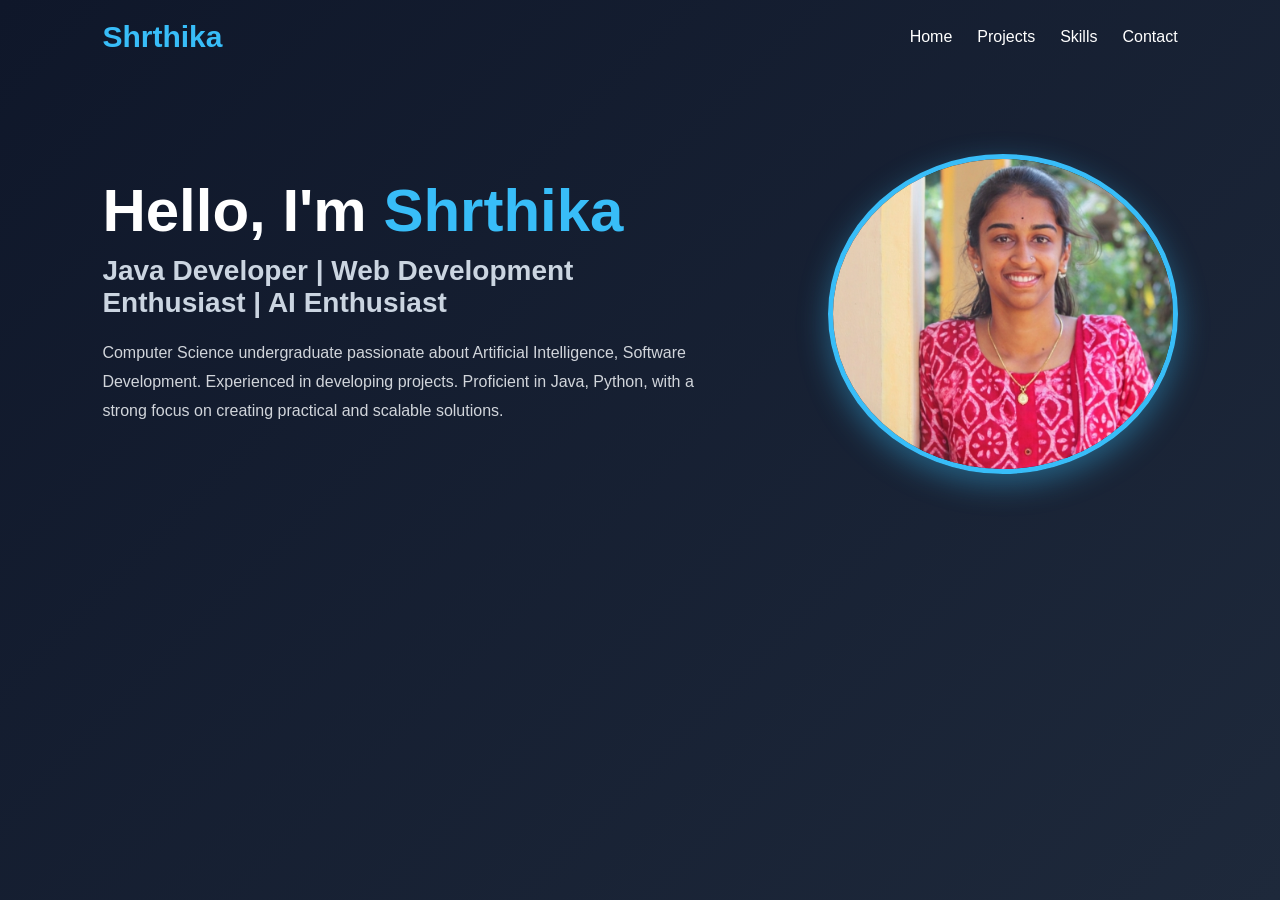
<file: index.html>
<!DOCTYPE html>
<html lang="en">
<head>
    <meta charset="UTF-8">
    <meta name="viewport" content="width=device-width, initial-scale=1.0">
    <title>Shrthika Portfolio</title>
    <link rel="stylesheet" href="style.css">
</head>
<body>

    <header>
        <nav>
            <h2 class="logo">Shrthika</h2>
            <ul>
                <li><a href="index.html">Home</a></li>
<li><a href="projects.html">Projects</a></li>
<li><a href="skills.html">Skills</a></li>
<li><a href="contact.html">Contact</a></li>
            </ul>
        </nav>
    </header>

    <section class="hero">
        <div class="content">
            <h1>Hello, I'm <span>Shrthika</span></h1>
            <h3>Java Developer | Web Development Enthusiast | AI Enthusiast</h3>
            <p>
                
                    Computer Science undergraduate passionate about Artificial Intelligence, 
                    Software Development. Experienced in developing projects. 
                    Proficient in Java, Python, with a 
                    strong focus on creating practical and scalable solutions.
</p>
            


    
        </div>

        <div class="image">
           <img src="images/SHRTHIKA_4VP23CS100.png" alt="Shrthika" class="profile-img">
        </div>
    </section>

</body>
</html>
</file>
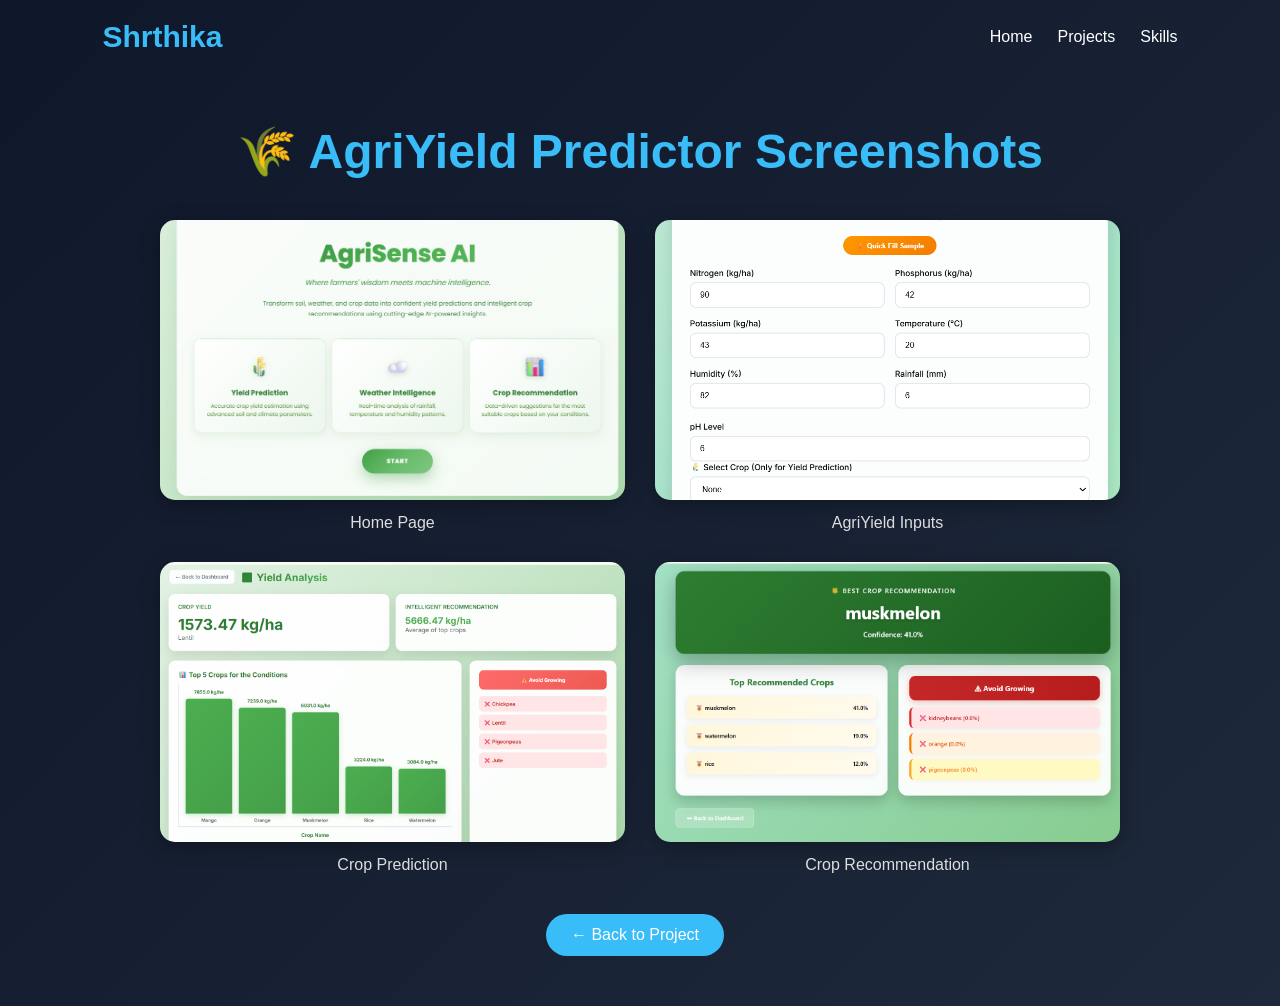
<file: agriyield-screenshots.html>
<!DOCTYPE html>
<html lang="en">
<head>
    <meta charset="UTF-8">
    <meta name="viewport" content="width=device-width, initial-scale=1.0">
    <title>AgriYield Screenshots</title>
    <link rel="stylesheet" href="style.css">
</head>
<body>

<header>
    <nav>
        <h2 class="logo">Shrthika</h2>
        <ul>
            <li><a href="index.html">Home</a></li>
            <li><a href="projects.html">Projects</a></li>
            <li><a href="skills.html">Skills</a></li>
        </ul>
    </nav>
</header>

<div class="project-page">

    <h1 class="project-title">
         🌾 AgriYield Predictor Screenshots
    </h1>

   <div class="gallery">

    <div class="gallery-item">
        <img src="images/agriyield-home.png">
        <p>Home Page</p>
    </div>

    <div class="gallery-item">
        <img src="images/agriyield-input.png">
        <p>AgriYield Inputs</p>
    </div>

    <div class="gallery-item">
        <img src="images/agriyield-prediction.png">
        <p>Crop Prediction</p>
    </div>

    <div class="gallery-item">
        <img src="images/agriyield-recommendation.png">
        <p>Crop Recommendation</p>
    </div>

</div>
    <a href="agriyield.html" class="btn">
        ← Back to Project
    </a>

</div>

</body>
</html>
</file>
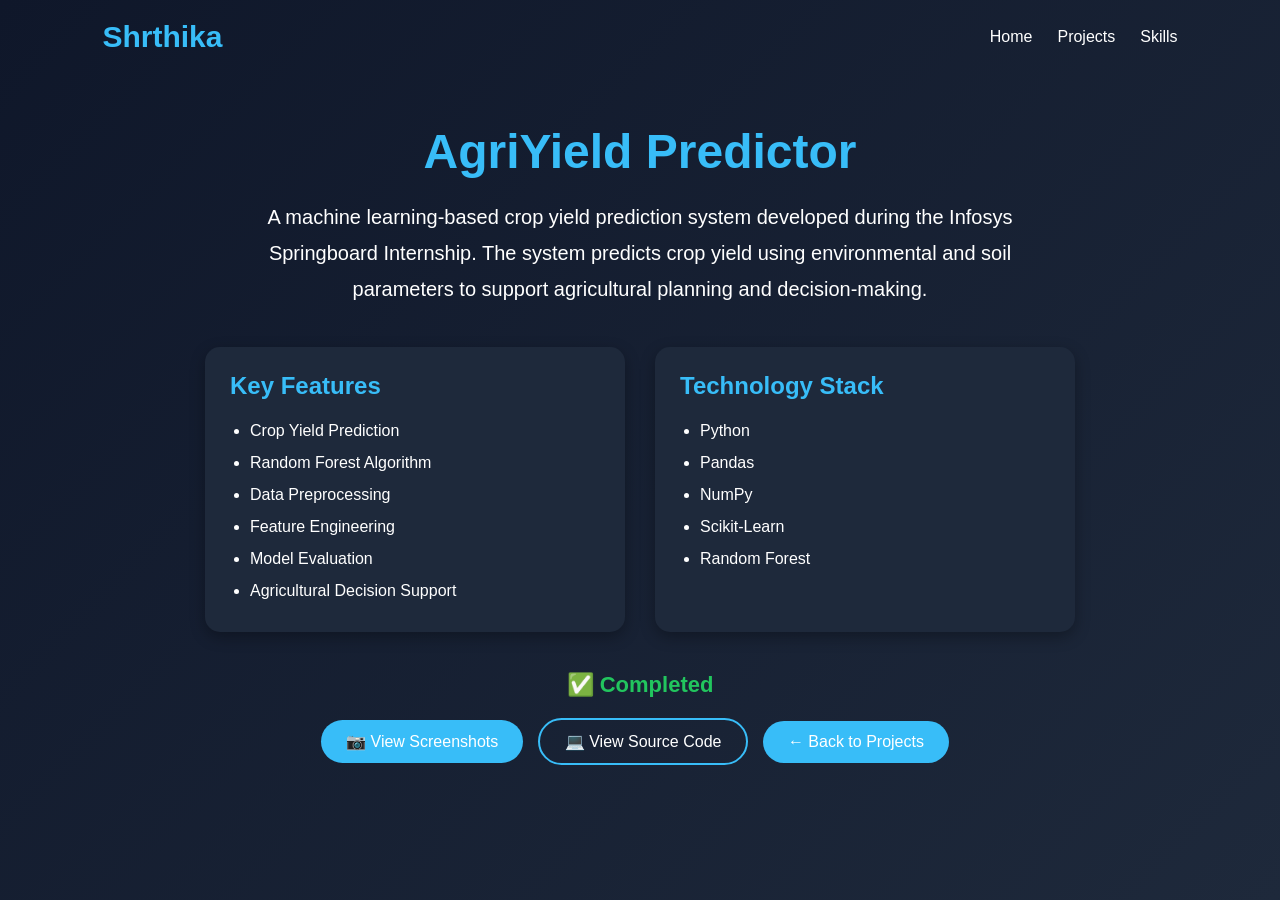
<file: agriyield.html>
<!DOCTYPE html>
<html lang="en">
<head>
    <meta charset="UTF-8">
    <meta name="viewport" content="width=device-width, initial-scale=1.0">
    <title>AgriYield Predictor</title>
    <link rel="stylesheet" href="style.css">
</head>
<body>

<header>
    <nav>
        <h2 class="logo">Shrthika</h2>
        <ul>
            <li><a href="index.html">Home</a></li>
            <li><a href="projects.html">Projects</a></li>
            <li><a href="skills.html">Skills</a></li>
        </ul>
    </nav>
</header>

<div class="project-page">

    <h1 class="project-title">
        AgriYield Predictor
    </h1>

    <p class="project-description">
        A machine learning-based crop yield prediction system developed during the Infosys Springboard Internship. The system predicts crop yield using environmental and soil parameters to support agricultural planning and decision-making.
    </p>

    <div class="project-grid">

        <div class="detail-card">
            <h2>Key Features</h2>

            <ul>
                <li>Crop Yield Prediction</li>
                <li>Random Forest Algorithm</li>
                <li>Data Preprocessing</li>
                <li>Feature Engineering</li>
                <li>Model Evaluation</li>
                <li>Agricultural Decision Support</li>
            </ul>
        </div>

        <div class="detail-card">
            <h2>Technology Stack</h2>

            <ul>
                <li>Python</li>
                <li>Pandas</li>
                <li>NumPy</li>
                <li>Scikit-Learn</li>
                <li>Random Forest</li>
            </ul>
        </div>

    </div>

    <p class="development-status">
        ✅ Completed
    </p>
    <a href="agriyield-screenshots.html" class="btn">
    📷 View Screenshots
</a>
    <a href="https://github.com/Shrthika/AgriSenseAI"
   target="_blank"
   class="btn secondary">
   💻 View Source Code
</a>
    <a href="projects.html" class="btn">
        ← Back to Projects
    </a>

</div>

</body>
</html>
</file>
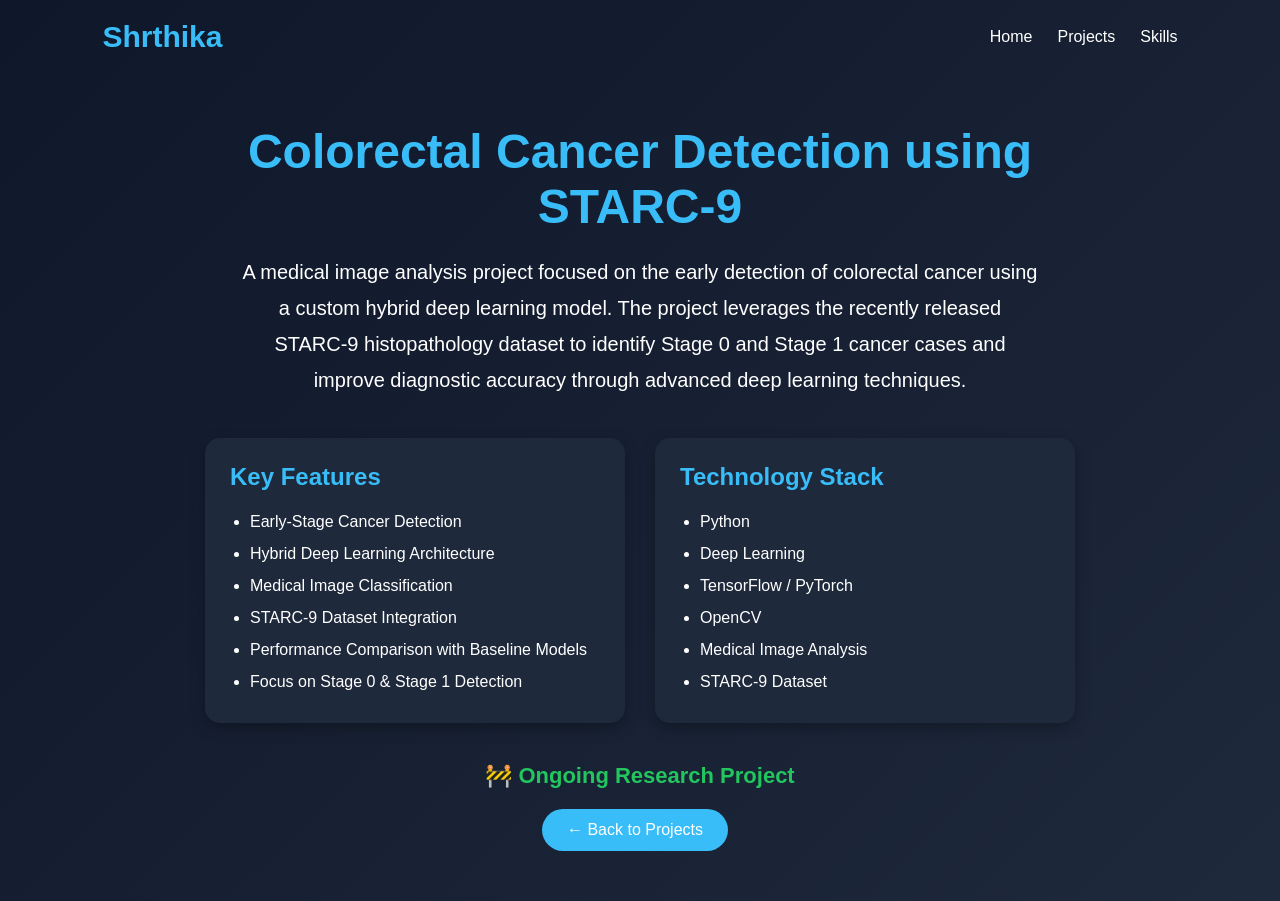
<file: cancer.html>
<!DOCTYPE html>
<html lang="en">
<head>
    <meta charset="UTF-8">
    <meta name="viewport" content="width=device-width, initial-scale=1.0">
    <title>Colorectal Cancer Detection</title>
    <link rel="stylesheet" href="style.css">
</head>
<body>

<header>
    <nav>
        <h2 class="logo">Shrthika</h2>
        <ul>
            <li><a href="index.html">Home</a></li>
            <li><a href="projects.html">Projects</a></li>
            <li><a href="skills.html">Skills</a></li>
        </ul>
    </nav>
</header>

<div class="project-page">

    <h1 class="project-title">
        Colorectal Cancer Detection using STARC-9
    </h1>

    <p class="project-description">
        A medical image analysis project focused on the early detection of colorectal cancer using a custom hybrid deep learning model. The project leverages the recently released STARC-9 histopathology dataset to identify Stage 0 and Stage 1 cancer cases and improve diagnostic accuracy through advanced deep learning techniques.
    </p>

    <div class="project-grid">

        <div class="detail-card">
            <h2>Key Features</h2>

            <ul>
                <li>Early-Stage Cancer Detection</li>
                <li>Hybrid Deep Learning Architecture</li>
                <li>Medical Image Classification</li>
                <li>STARC-9 Dataset Integration</li>
                <li>Performance Comparison with Baseline Models</li>
                <li>Focus on Stage 0 & Stage 1 Detection</li>
            </ul>
        </div>

        <div class="detail-card">
            <h2>Technology Stack</h2>

            <ul>
                <li>Python</li>
                <li>Deep Learning</li>
                <li>TensorFlow / PyTorch</li>
                <li>OpenCV</li>
                <li>Medical Image Analysis</li>
                <li>STARC-9 Dataset</li>
            </ul>
        </div>

    </div>

    <p class="development-status">
        🚧 Ongoing Research Project
    </p>

    <a href="projects.html" class="btn">
        ← Back to Projects
    </a>

</div>

</body>
</html>
</file>
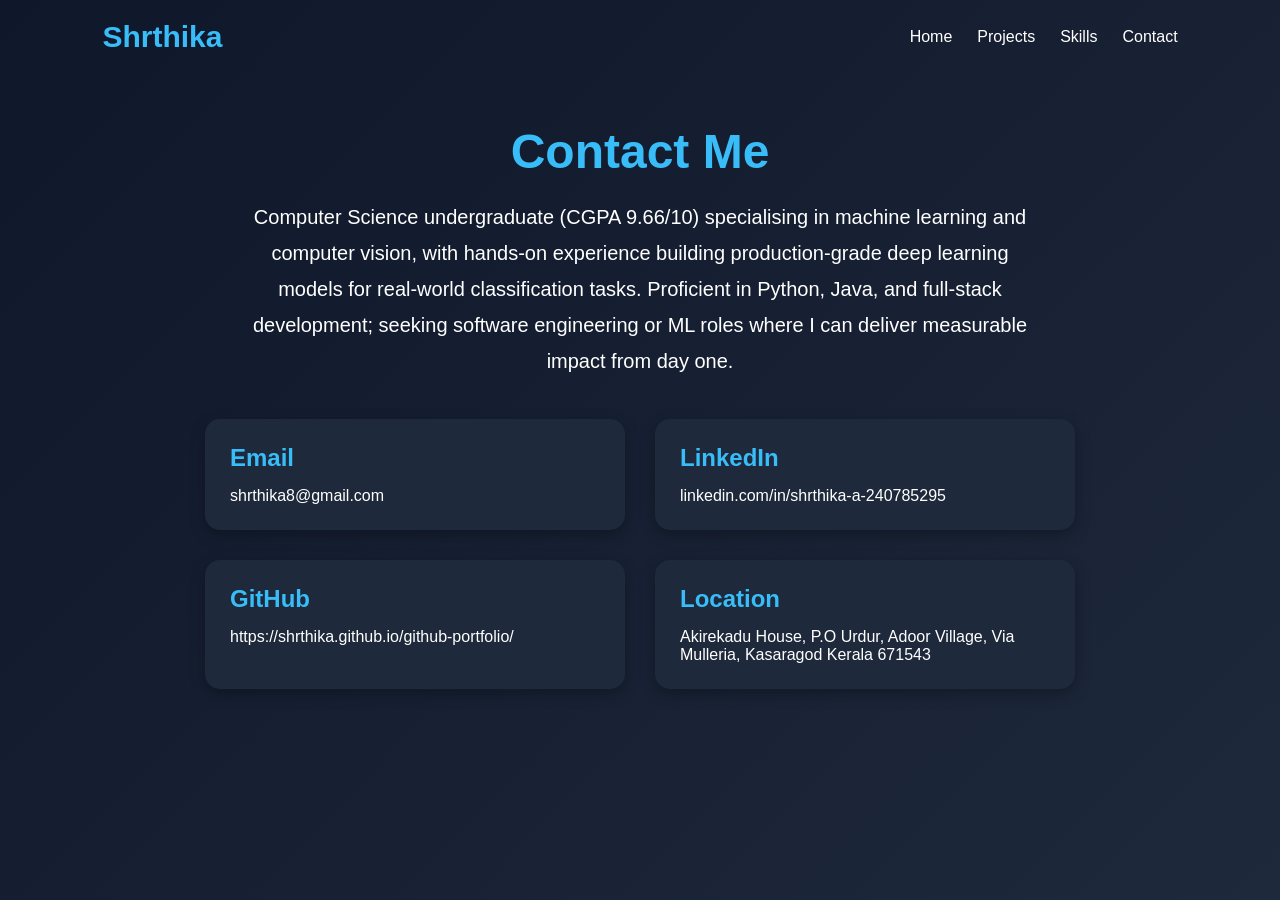
<file: contact.html>
<!DOCTYPE html>
<html lang="en">
<head>
    <meta charset="UTF-8">
    <meta name="viewport" content="width=device-width, initial-scale=1.0">
    <title>Contact - Shrthika</title>
    <link rel="stylesheet" href="style.css">
</head>
<body>

<header>
    <nav>
        <h2 class="logo">Shrthika</h2>
        <ul>
            <li><a href="index.html">Home</a></li>
            <li><a href="projects.html">Projects</a></li>
            <li><a href="skills.html">Skills</a></li>
            <li><a href="contact.html">Contact</a></li>
        </ul>
    </nav>
</header>

<div class="project-page">

    <h1 class="project-title">
        Contact Me
    </h1>

    <p class="project-description">
        Computer Science undergraduate (CGPA 9.66/10) specialising in machine learning and computer vision, with hands-on experience building production-grade deep learning models for real-world classification tasks. Proficient in Python, Java, and full-stack development; seeking software engineering or ML roles where I can deliver measurable impact from day one.
    </p>

    <div class="project-grid">

        <div class="detail-card">
            <h2>Email</h2>
            <p>
                shrthika8@gmail.com
            </p>
        </div>

        <div class="detail-card">
            <h2>LinkedIn</h2>
            <p>
                linkedin.com/in/shrthika-a-240785295
            </p>
        </div>

        <div class="detail-card">
            <h2>GitHub</h2>
            <p>
                https://shrthika.github.io/github-portfolio/
            </p>
        </div>

        <div class="detail-card">
            <h2>Location</h2>
            <p>
                Akirekadu House, P.O Urdur, Adoor Village, Via Mulleria, Kasaragod Kerala 671543
            </p>
        </div>

    </div>

</div>

</body>
</html>
</file>
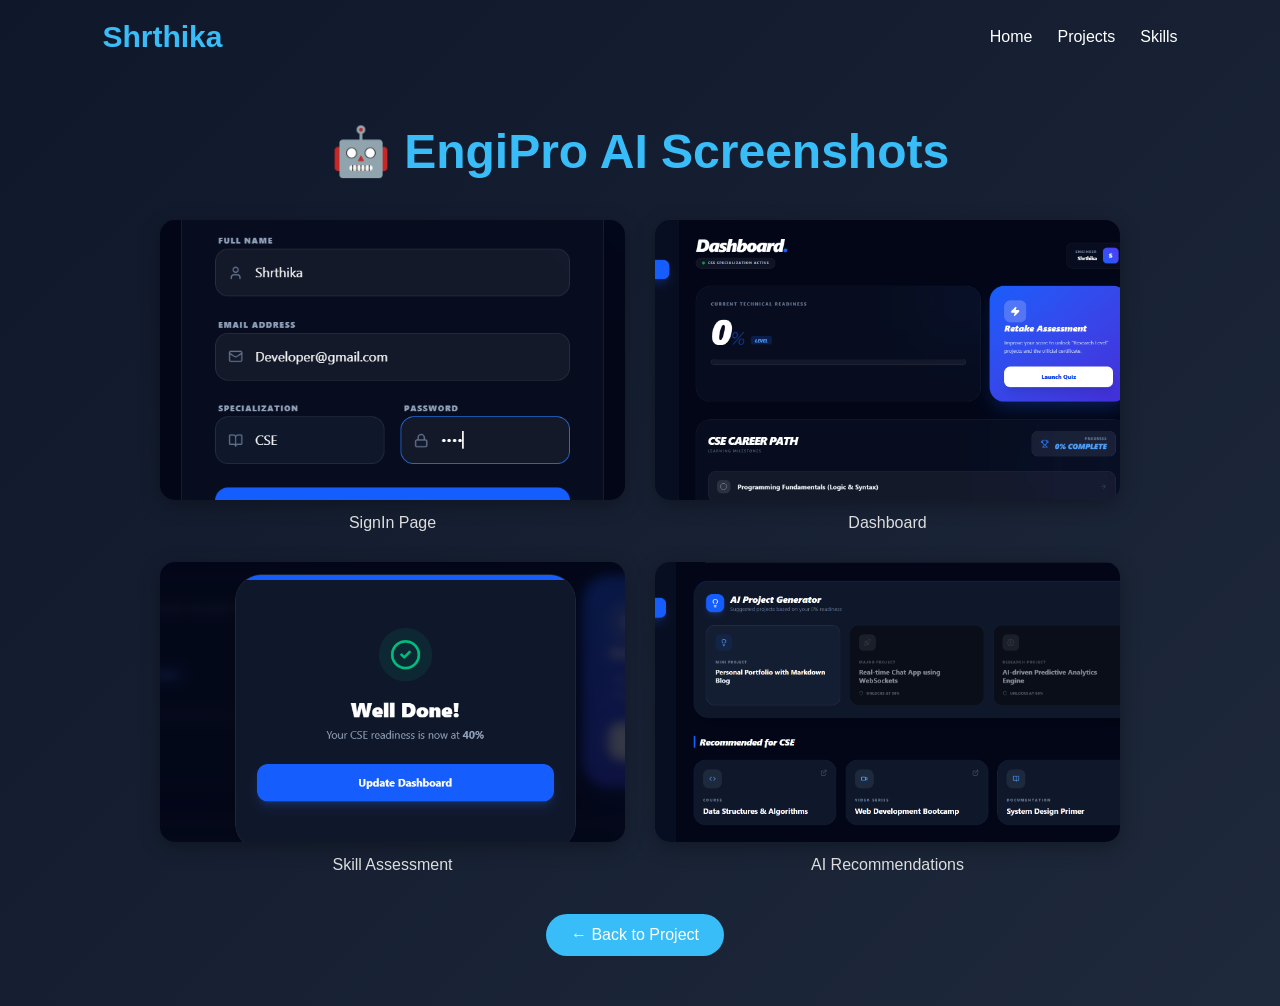
<file: engipro-screenshots.html>
<!DOCTYPE html>
<html lang="en">
<head>
    <meta charset="UTF-8">
    <meta name="viewport" content="width=device-width, initial-scale=1.0">
    <title>EngiPro Screenshots</title>
    <link rel="stylesheet" href="style.css">
</head>
<body>

<header>
    <nav>
        <h2 class="logo">Shrthika</h2>
        <ul>
            <li><a href="index.html">Home</a></li>
            <li><a href="projects.html">Projects</a></li>
            <li><a href="skills.html">Skills</a></li>
        </ul>
    </nav>
</header>

<div class="project-page">

    <h1 class="project-title">
         🤖 EngiPro AI Screenshots
    </h1>

   <div class="gallery">

    <div class="gallery-item">
        <img src="images/engipro-home.png" alt="Home">
        <p>SignIn Page</p>
    </div>
      <div class="gallery-item">
        <img src="images/engipro-dashboard.png" alt="Projects">
        <p>Dashboard</p>
    </div>

    <div class="gallery-item">
        <img src="images/engipro-assessment.png" alt="Assessment">
        <p>Skill Assessment</p>
    </div>

    <div class="gallery-item">
        <img src="images/engipro-recomendations.png" alt="Recommendation">
        <p>AI Recommendations</p>
    </div>

   

</div>

<a href="engipro.html" class="btn">
    ← Back to Project
</a>
</div>
   

</div>

</body>
</html>
</file>
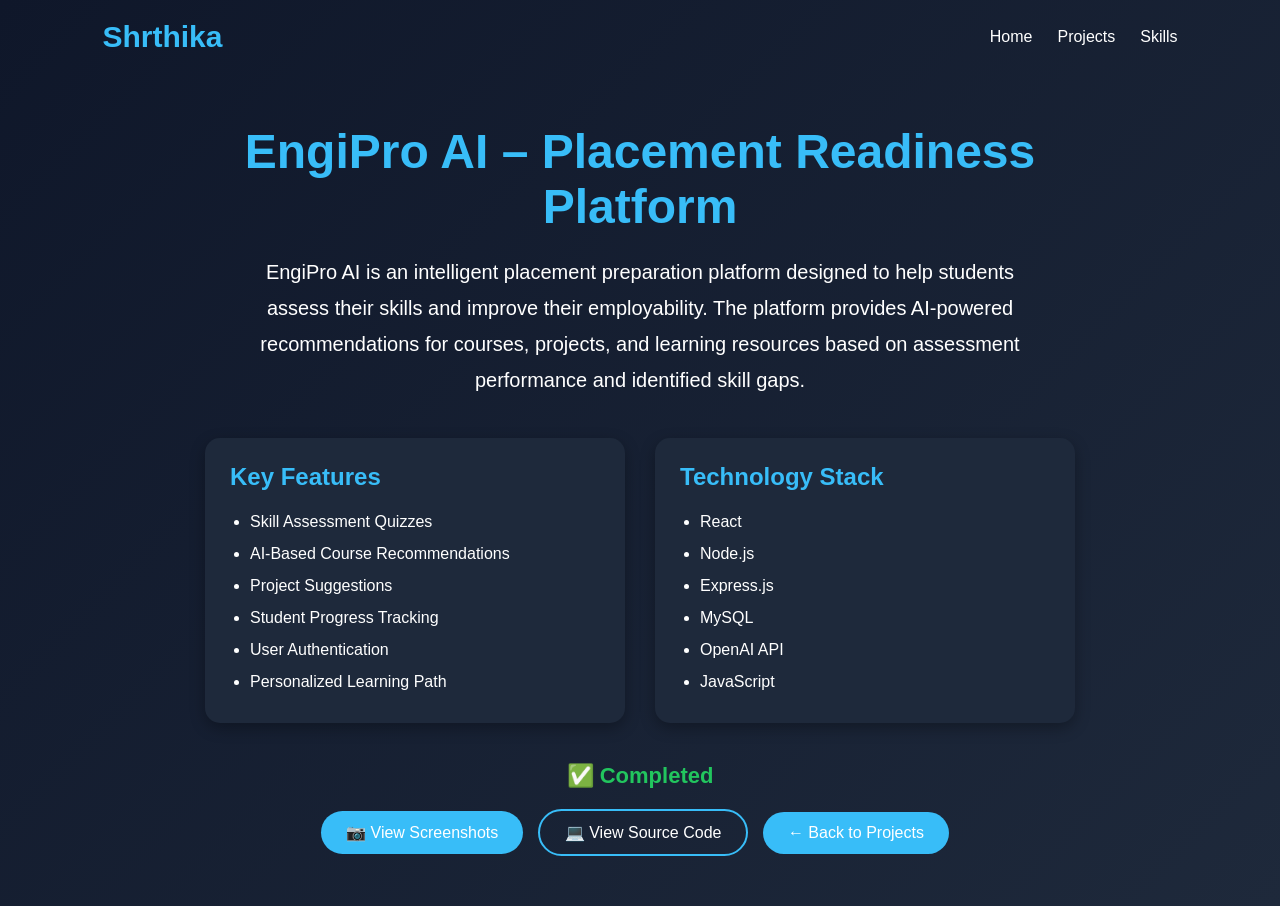
<file: engipro.html>
<!DOCTYPE html>
<html lang="en">
<head>
    <meta charset="UTF-8">
    <meta name="viewport" content="width=device-width, initial-scale=1.0">
    <title>EngiPro AI</title>
    <link rel="stylesheet" href="style.css">
</head>
<body>

<header>
    <nav>
        <h2 class="logo">Shrthika</h2>
        <ul>
            <li><a href="index.html">Home</a></li>
            <li><a href="projects.html">Projects</a></li>
            <li><a href="skills.html">Skills</a></li>
        </ul>
    </nav>
</header>

<div class="project-page">

    <h1 class="project-title">
        EngiPro AI – Placement Readiness Platform
    </h1>

    <p class="project-description">
        EngiPro AI is an intelligent placement preparation platform designed to help students assess their skills and improve their employability. The platform provides AI-powered recommendations for courses, projects, and learning resources based on assessment performance and identified skill gaps.
    </p>

    <div class="project-grid">

        <div class="detail-card">
            <h2>Key Features</h2>

            <ul>
                <li>Skill Assessment Quizzes</li>
                <li>AI-Based Course Recommendations</li>
                <li>Project Suggestions</li>
                <li>Student Progress Tracking</li>
                <li>User Authentication</li>
                <li>Personalized Learning Path</li>
            </ul>
        </div>

        <div class="detail-card">
            <h2>Technology Stack</h2>

            <ul>
                <li>React</li>
                <li>Node.js</li>
                <li>Express.js</li>
                <li>MySQL</li>
                <li>OpenAI API</li>
                <li>JavaScript</li>
            </ul>
        </div>

    </div>

    <p class="development-status">
        ✅ Completed
    </p>
    <a href="engipro-screenshots.html" class="btn">
    📷 View Screenshots
</a>
    <a href="https://github.com/Shrthika/engipro-ai"
       target="_blank"
       class="btn secondary">
        💻 View Source Code
    </a>
    <a href="projects.html" class="btn">
        ← Back to Projects
    </a>

</div>

</body>
</html>
</file>
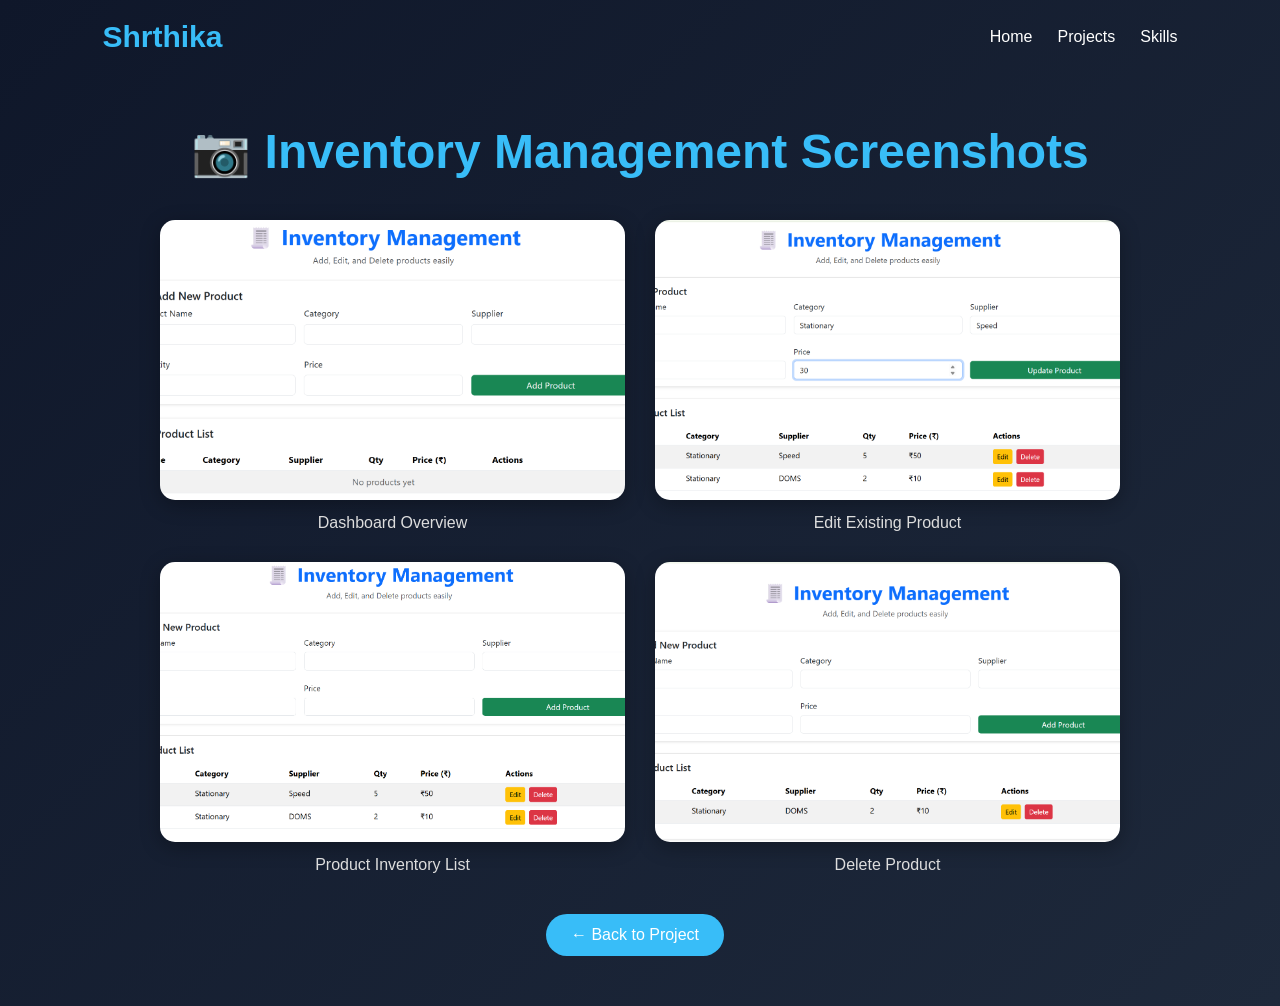
<file: inventory-screenshots.html>
<!DOCTYPE html>
<html lang="en">
<head>
    <meta charset="UTF-8">
    <meta name="viewport" content="width=device-width, initial-scale=1.0">
    <title>Inventory Screenshots</title>
    <link rel="stylesheet" href="style.css">
</head>
<body>

<header>
    <nav>
        <h2 class="logo">Shrthika</h2>
        <ul>
            <li><a href="index.html">Home</a></li>
            <li><a href="projects.html">Projects</a></li>
            <li><a href="skills.html">Skills</a></li>
        </ul>
    </nav>
</header>

<div class="project-page">

    <h1 class="project-title">
        📷 Inventory Management Screenshots
    </h1>

   <div class="gallery">

    <div class="gallery-item">
        <img src="images/inventory-home.png" alt="Home Page">
        <p>Dashboard Overview</p>
    </div>


    <div class="gallery-item">
        <img src="images/inventory-edit-product.png" alt="Edit Product">
        <p>Edit Existing Product</p>
    </div>

    <div class="gallery-item">
        <img src="images/inventory-product-list.png" alt="Product List">
        <p>Product Inventory List</p>
    </div>

       <div class="gallery-item">
        <img src="images/inventory-delete-product.png" alt="Add Product">
        <p>Delete Product</p>
    </div>

</div>

    <a href="inventory.html" class="btn">
        ← Back to Project
    </a>

</div>

</body>
</html>
</file>
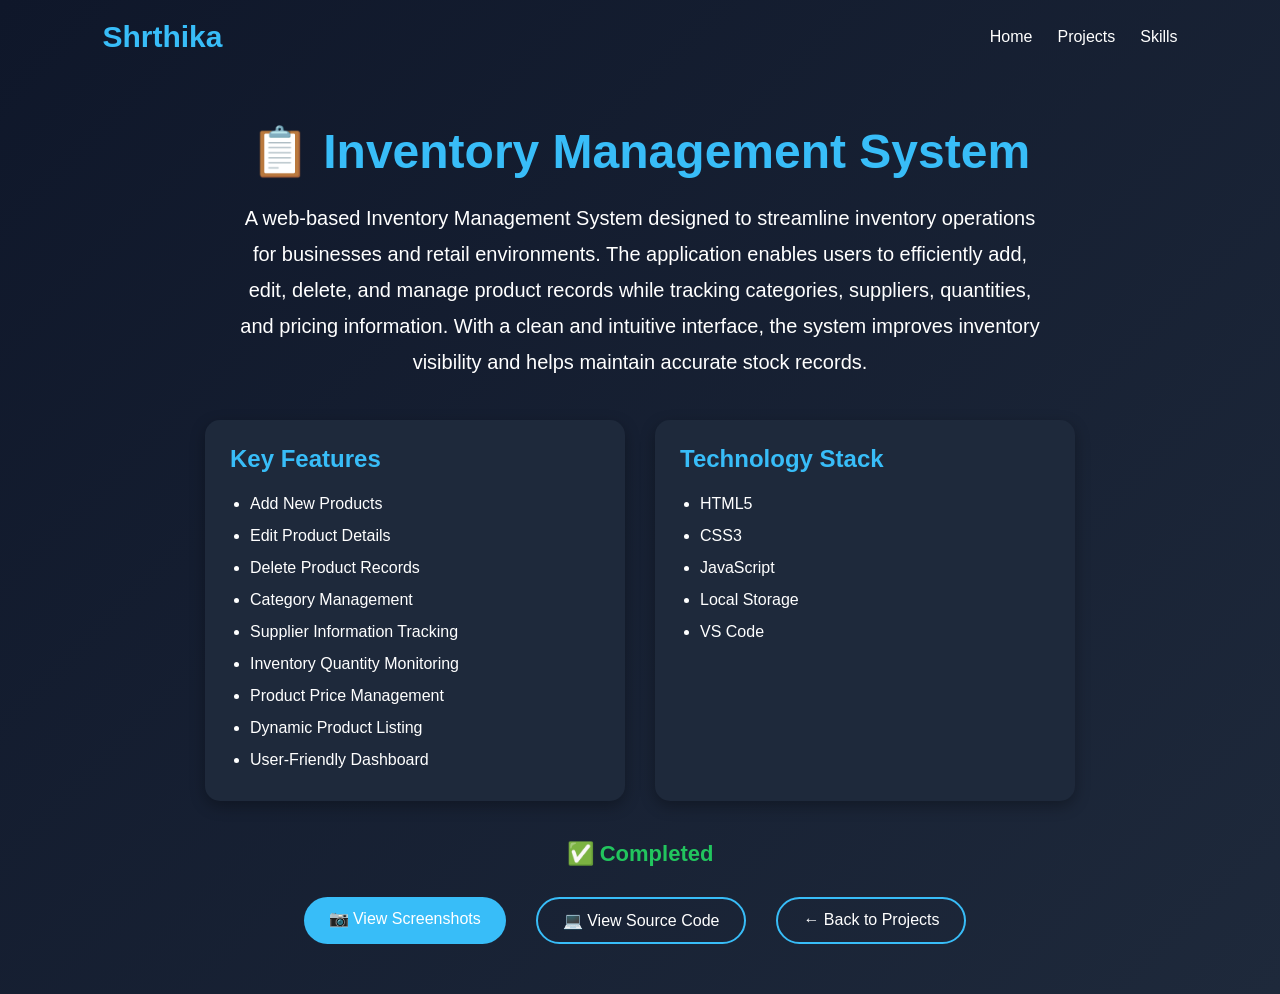
<file: inventory.html>
<!DOCTYPE html>
<html lang="en">
<head>
    <meta charset="UTF-8">
    <meta name="viewport" content="width=device-width, initial-scale=1.0">
    <title>Inventory Management System</title>
    <link rel="stylesheet" href="style.css">
</head>
<body>

<header>
    <nav>
        <h2 class="logo">Shrthika</h2>
        <ul>
            <li><a href="index.html">Home</a></li>
            <li><a href="projects.html">Projects</a></li>
            <li><a href="skills.html">Skills</a></li>
        </ul>
    </nav>
</header>

<div class="project-page">

    <h1 class="project-title">
        📋 Inventory Management System
    </h1>

    <p class="project-description">
        A web-based Inventory Management System designed to streamline inventory operations for businesses and retail environments. The application enables users to efficiently add, edit, delete, and manage product records while tracking categories, suppliers, quantities, and pricing information. With a clean and intuitive interface, the system improves inventory visibility and helps maintain accurate stock records.
    </p>
   
    <div class="project-grid">

        <div class="detail-card">
            <h2>Key Features</h2>

            <ul>
                <li>Add New Products</li>
                <li>Edit Product Details</li>
                <li>Delete Product Records</li>
                <li>Category Management</li>
                <li>Supplier Information Tracking</li>
                <li>Inventory Quantity Monitoring</li>
                <li>Product Price Management</li>
                <li>Dynamic Product Listing</li>
                <li>User-Friendly Dashboard</li>
            </ul>
        </div>

        <div class="detail-card">
            <h2>Technology Stack</h2>

            <ul>
                <li>HTML5</li>
                <li>CSS3</li>
                <li>JavaScript</li>
                <li>Local Storage</li>
                <li>VS Code</li>
            </ul>
        </div>

    </div>

    <p class="development-status">
        ✅ Completed
    </p>

    <div class="button-group">

    <a href="inventory-screenshots.html" class="btn">
        📷 View Screenshots
    </a>
    <a href="https://github.com/Shrthika/inventory-management-system"
   target="_blank"
   class="btn secondary">
   💻 View Source Code
</a>
    <a href="projects.html" class="btn secondary">
        ← Back to Projects
    </a>

</div>

</div>

</body>
</html>
</file>
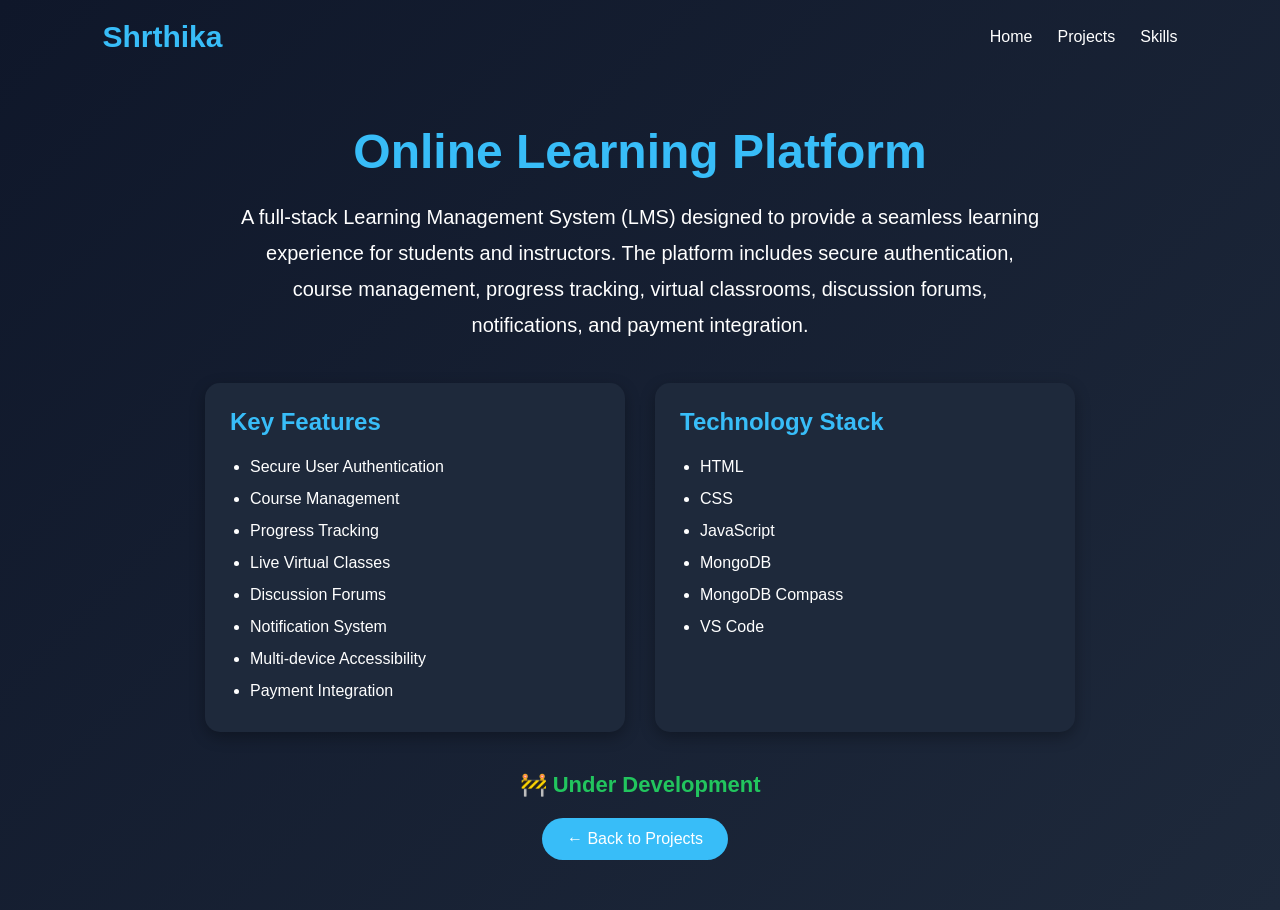
<file: lms.html>
<!DOCTYPE html>
<html lang="en">
<head>
    <meta charset="UTF-8">
    <meta name="viewport" content="width=device-width, initial-scale=1.0">
    <title>Online Learning Platform</title>
    <link rel="stylesheet" href="style.css">
</head>
<body>

<header>
    <nav>
        <h2 class="logo">Shrthika</h2>
        <ul>
            <li><a href="index.html">Home</a></li>
            <li><a href="projects.html">Projects</a></li>
            <li><a href="skills.html">Skills</a></li>
        </ul>
    </nav>
</header>

<div class="project-page">

    <h1 class="project-title">
        Online Learning Platform
    </h1>

    <p class="project-description">
        A full-stack Learning Management System (LMS) designed to
        provide a seamless learning experience for students and instructors.
        The platform includes secure authentication, course management,
        progress tracking, virtual classrooms, discussion forums,
        notifications, and payment integration.
    </p>

    <div class="project-grid">

        <div class="detail-card">
            <h2>Key Features</h2>

            <ul>
                <li>Secure User Authentication</li>
                <li>Course Management</li>
                <li>Progress Tracking</li>
                <li>Live Virtual Classes</li>
                <li>Discussion Forums</li>
                <li>Notification System</li>
                <li>Multi-device Accessibility</li>
                <li>Payment Integration</li>
            </ul>
        </div>

        <div class="detail-card">
            <h2>Technology Stack</h2>

            <ul>
                <li>HTML</li>
                <li>CSS</li>
                <li>JavaScript</li>
                <li>MongoDB</li>
                <li>MongoDB Compass</li>
                <li>VS Code</li>
            </ul>
        </div>

    </div>

    <p class="development-status">
        🚧 Under Development
    </p>

    <a href="projects.html" class="btn">
        ← Back to Projects
    </a>

</div>
</body>
</html>
</file>
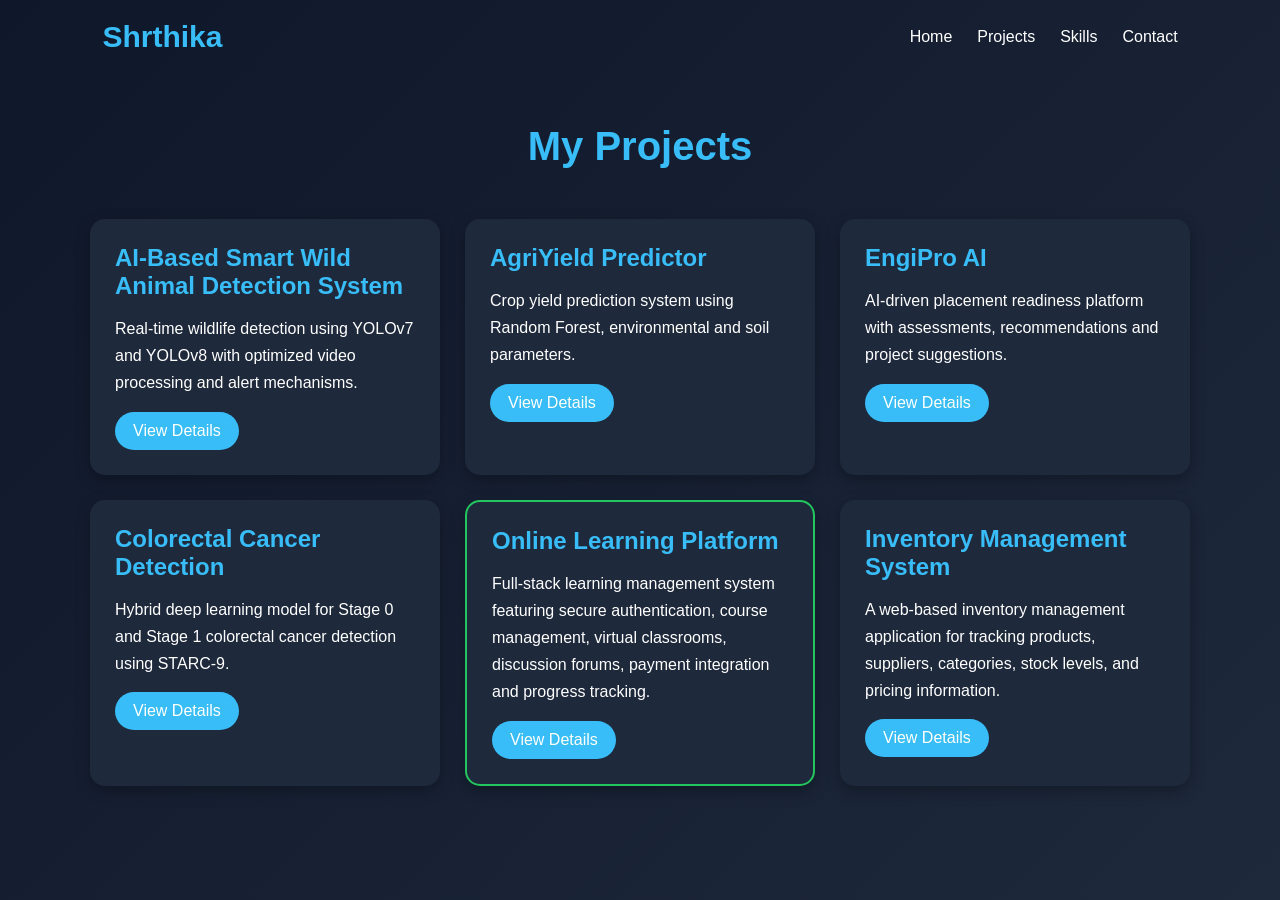
<file: projects.html>
<!DOCTYPE html>
<html lang="en">
<head>
    <meta charset="UTF-8">
    <meta name="viewport" content="width=device-width, initial-scale=1.0">
    <title>Projects - Shrthika</title>
    <link rel="stylesheet" href="style.css">
</head>
<body>

<header>
    <nav>
        <h2 class="logo">Shrthika</h2>
        <ul>
            <li><a href="index.html">Home</a></li>
            <li><a href="projects.html">Projects</a></li>
            <li><a href="skills.html">Skills</a></li>
            <li><a href="contact.html">Contact</a></li>
        </ul>
    </nav>
</header>

<h1 class="section-title">My Projects</h1>

<div class="projects-container">

    <div class="project-card">
        <h2>AI-Based Smart Wild Animal Detection System</h2>
        <p>
            Real-time wildlife detection using YOLOv7 and YOLOv8 with
            optimized video processing and alert mechanisms.
        </p>

        <a href="wildlife.html">View Details</a>
    </div>

    <div class="project-card">
        <h2>AgriYield Predictor</h2>
        <p>
            Crop yield prediction system using Random Forest,
            environmental and soil parameters.
        </p>

        <a href="agriyield.html">View Details</a>
    </div>

    <div class="project-card">
        <h2>EngiPro AI</h2>
        <p>
            AI-driven placement readiness platform with assessments,
            recommendations and project suggestions.
        </p>

        <a href="engipro.html">View Details</a>
    </div>

    <div class="project-card">
        <h2>Colorectal Cancer Detection</h2>
        <p>
            Hybrid deep learning model for Stage 0 and Stage 1
            colorectal cancer detection using STARC-9.
        </p>

        <a href="cancer.html">View Details</a>
    </div>

    <div class="project-card featured">
        <h2>Online Learning Platform</h2>

        <p>
            Full-stack learning management system featuring secure
            authentication, course management, virtual classrooms,
            discussion forums, payment integration and progress tracking.
        </p>

        <a href="lms.html">View Details</a>
    </div>
<div class="project-card">
    <h2>Inventory Management System</h2>

    <p>
        A web-based inventory management application for tracking products, suppliers, categories, stock levels, and pricing information.
    </p>

    <a href="inventory.html">View Details</a>
</div>
</div>

</body>
</html>
</file>
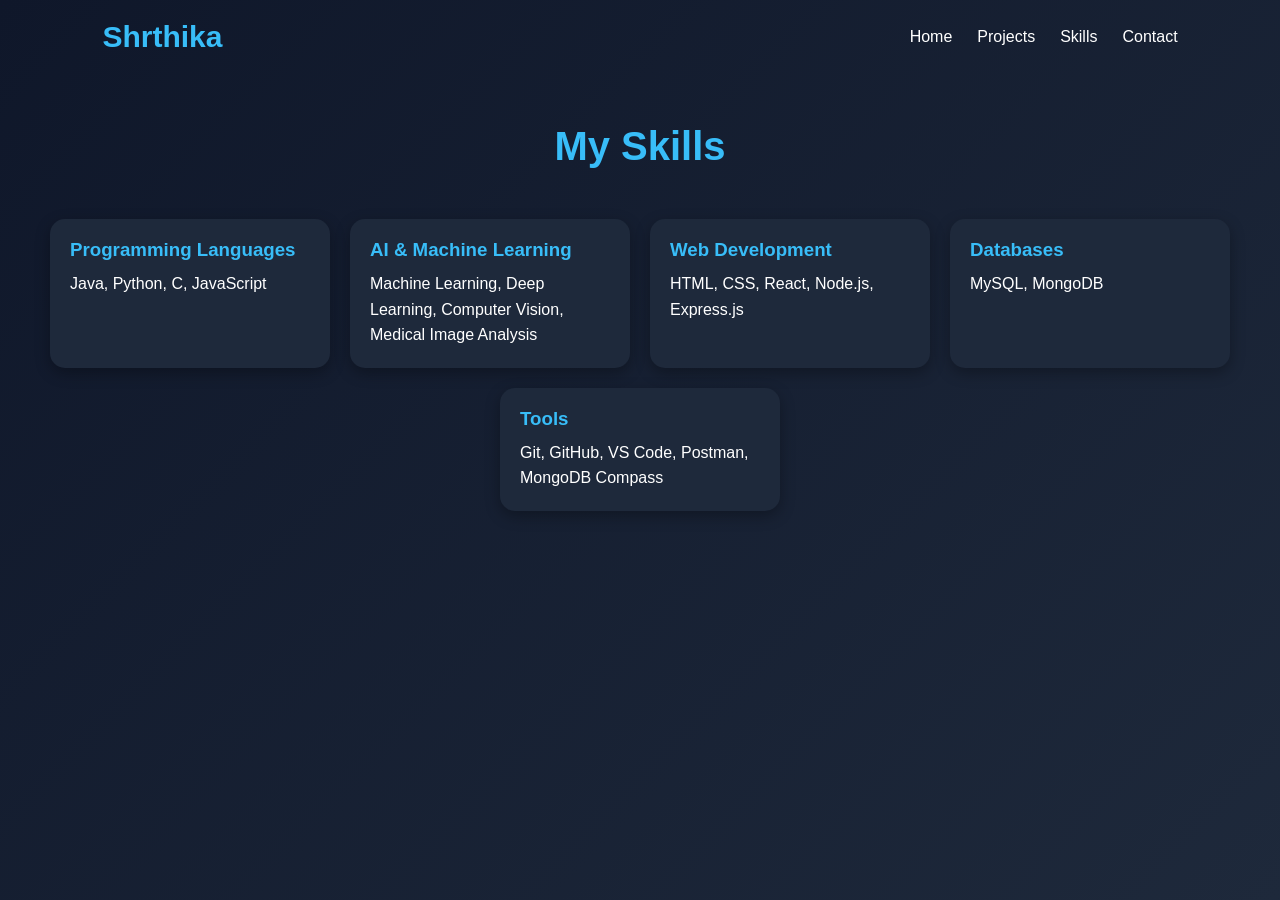
<file: skills.html>
<!DOCTYPE html>
<html lang="en">
<head>
    <meta charset="UTF-8">
    <meta name="viewport" content="width=device-width, initial-scale=1.0">
    <title>Skills - Shrthika</title>
    <link rel="stylesheet" href="style.css">
</head>
<body>

<header>
    <nav>
        <h2 class="logo">Shrthika</h2>
        <ul>
            <li><a href="index.html">Home</a></li>
            <li><a href="projects.html">Projects</a></li>
            <li><a href="skills.html">Skills</a></li>
            <li><a href="contact.html">Contact</a></li>
        </ul>
    </nav>
</header>

<h1 class="section-title">My Skills</h1>

<div class="skills-container">

    <div class="card">
        <h3>Programming Languages</h3>
        <p>Java, Python, C, JavaScript</p>
    </div>

    <div class="card">
        <h3>AI & Machine Learning</h3>
        <p>
            Machine Learning, Deep Learning,
            Computer Vision, Medical Image Analysis
        </p>
    </div>

    <div class="card">
        <h3>Web Development</h3>
        <p>
            HTML, CSS, React,
            Node.js, Express.js
        </p>
    </div>

    <div class="card">
        <h3>Databases</h3>
        <p>MySQL, MongoDB</p>
    </div>

    <div class="card">
        <h3>Tools</h3>
        <p>
            Git, GitHub, VS Code,
            Postman, MongoDB Compass
        </p>
    </div>

</div>

</body>
</html>
</file>
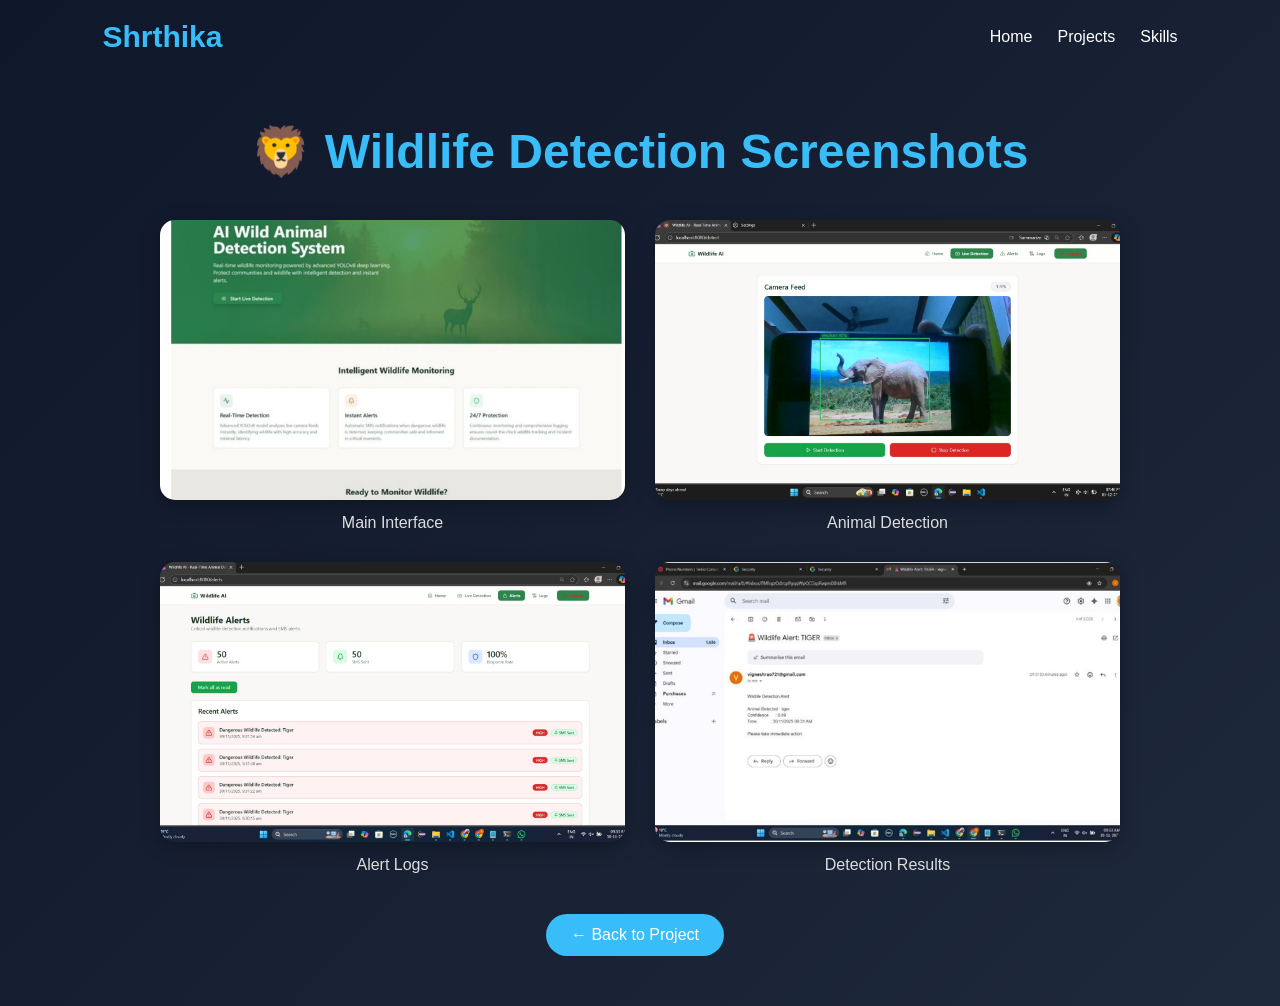
<file: wildlife-screenshots.html>
<!DOCTYPE html>
<html lang="en">
<head>
    <meta charset="UTF-8">
    <meta name="viewport" content="width=device-width, initial-scale=1.0">
    <title>Wildlife Screenshots</title>
    <link rel="stylesheet" href="style.css">
</head>
<body>

<header>
    <nav>
        <h2 class="logo">Shrthika</h2>
        <ul>
            <li><a href="index.html">Home</a></li>
            <li><a href="projects.html">Projects</a></li>
            <li><a href="skills.html">Skills</a></li>
        </ul>
    </nav>
</header>

<div class="project-page">

    <h1 class="project-title">
        🦁 Wildlife Detection Screenshots
    </h1>

   <div class="gallery">

    <div class="gallery-item">
        <img src="images/wildlife-home.png">
        <p>Main Interface</p>
    </div>

    <div class="gallery-item">
        <img src="images/wildlife-detection.jpg">
        <p>Animal Detection</p>
    </div>

    <div class="gallery-item">
        <img src="images/wildlife-alert.jpg">
        <p>Alert Logs</p>
    </div>

    <div class="gallery-item">
        <img src="images/wildlife-result.png">
        <p>Detection Results</p>
    </div>

</div>
    <a href="wildlife.html" class="btn">
        ← Back to Project
    </a>

</div>

</body>
</html>
</file>
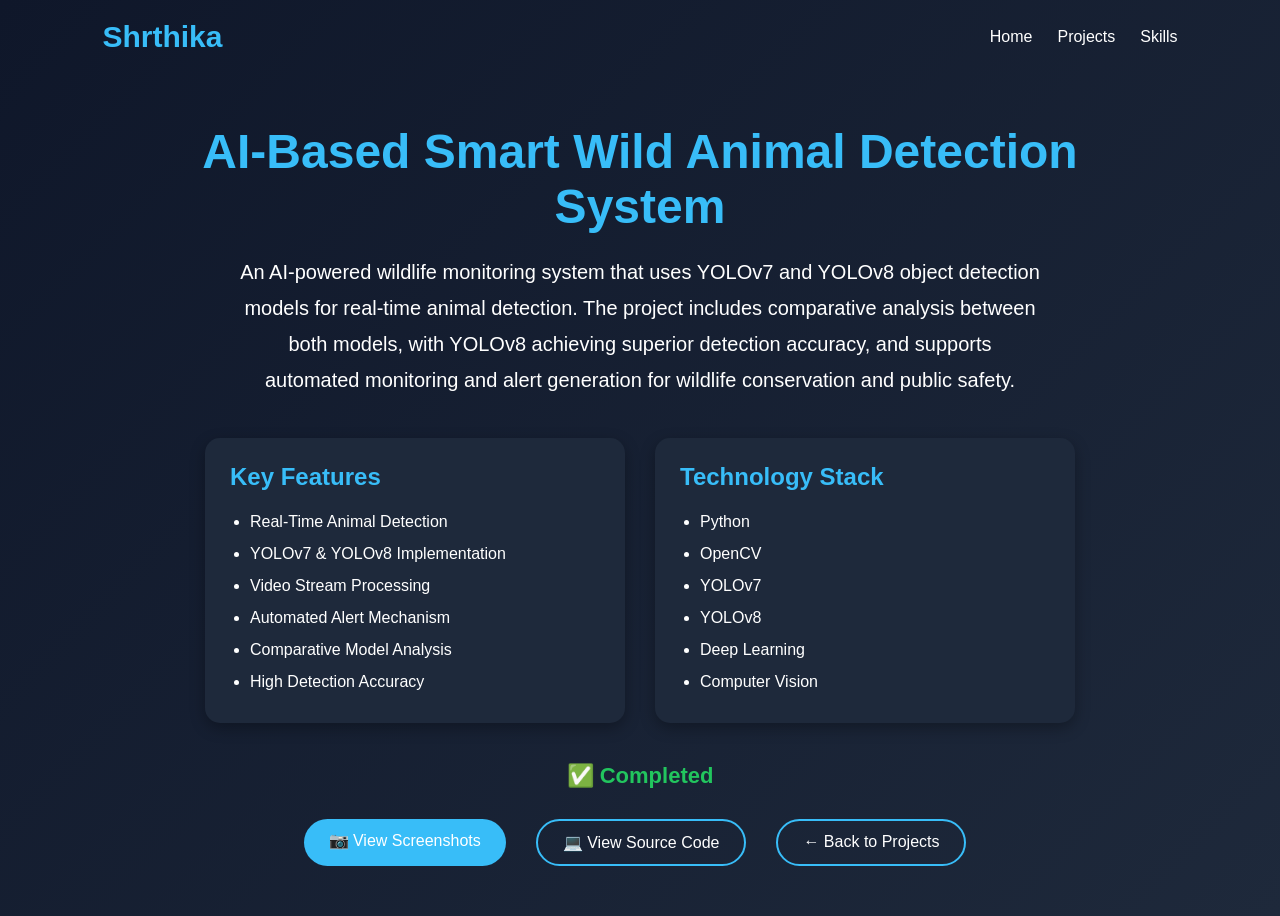
<file: wildlife.html>
<!DOCTYPE html>
<html lang="en">
<head>
    <meta charset="UTF-8">
    <meta name="viewport" content="width=device-width, initial-scale=1.0">
    <title>Wild Animal Detection System</title>
    <link rel="stylesheet" href="style.css">
</head>
<body>

<header>
    <nav>
        <h2 class="logo">Shrthika</h2>
        <ul>
            <li><a href="index.html">Home</a></li>
            <li><a href="projects.html">Projects</a></li>
            <li><a href="skills.html">Skills</a></li>
        </ul>
    </nav>
</header>

<div class="project-page">

    <h1 class="project-title">
        AI-Based Smart Wild Animal Detection System
    </h1>

    <p class="project-description">
An AI-powered wildlife monitoring system that uses YOLOv7 and YOLOv8 object detection models for real-time animal detection. The project includes comparative analysis between both models, with YOLOv8 achieving superior detection accuracy, and supports automated monitoring and alert generation for wildlife conservation and public safety.
</p>

    <div class="project-grid">

        <div class="detail-card">
            <h2>Key Features</h2>

            <ul>
                <li>Real-Time Animal Detection</li>
                <li>YOLOv7 & YOLOv8 Implementation</li>
                <li>Video Stream Processing</li>
                <li>Automated Alert Mechanism</li>
                <li>Comparative Model Analysis</li>
                <li>High Detection Accuracy</li>
            </ul>
        </div>

        <div class="detail-card">
            <h2>Technology Stack</h2>

            <ul>
                <li>Python</li>
                <li>OpenCV</li>
                <li>YOLOv7</li>
                <li>YOLOv8</li>
                <li>Deep Learning</li>
                <li>Computer Vision</li>
            </ul>
        </div>

    </div>

    <p class="development-status">
        ✅ Completed
    </p>

   <div class="button-group">

    <a href="wildlife-screenshots.html" class="btn">
        📷 View Screenshots
    </a>
   <a href="https://github.com/Shrthika/AI-Based-Smart-Wild-Animal-Detection"
   target="_blank"
   class="btn secondary">
   💻 View Source Code
</a>
    <a href="projects.html" class="btn secondary">
        ← Back to Projects
    </a>

</div>

</div>

</body>
</html>
</file>
<file: style.css>
*{
    margin:0;
    padding:0;
    box-sizing:border-box;
    font-family:'Poppins',sans-serif;
}

body{
    background:linear-gradient(135deg,#0f172a,#1e293b);
    color:white;
    min-height:100vh;
}

header{
    padding:20px 8%;
}

nav{
    display:flex;
    justify-content:space-between;
    align-items:center;
}

.logo{
    font-size:30px;
    color:#38bdf8;
}

nav ul{
    display:flex;
    list-style:none;
}

nav ul li{
    margin-left:25px;
}

nav ul li a{
    text-decoration:none;
    color:white;
    transition:0.3s;
}

nav ul li a:hover{
    color:#38bdf8;
}

.hero{
    display:flex;
    justify-content:space-between;
    align-items:center;
    padding:80px 8%;
}

.content{
    max-width:600px;
}

.content h1{
    font-size:60px;
    margin-bottom:10px;
}

.content span{
    color:#38bdf8;
}

.content h3{
    font-size:28px;
    margin-bottom:20px;
    color:#cbd5e1;
}

.content p{
    line-height:1.8;
    margin-bottom:30px;
    color:#d1d5db;
}

.btn{
    display:inline-block;
    padding:12px 25px;
    background:#38bdf8;
    color:white;
    text-decoration:none;
    border-radius:30px;
    margin-right:10px;
    transition:0.3s;
}

.btn:hover{
    transform:translateY(-3px);
}

.secondary{
    background:transparent;
    border:2px solid #38bdf8;
}

.image img{
    width:350px;
    animation:float 3s ease-in-out infinite;
}

@keyframes float{
    0%{transform:translateY(0);}
    50%{transform:translateY(-15px);}
    100%{transform:translateY(0);}
}

@media(max-width:900px){
    .hero{
        flex-direction:column-reverse;
        text-align:center;
    }

    .image img{
        width:250px;
        margin-bottom:30px;
    }

    .content h1{
        font-size:40px;
    }
}

/* ===== SECTION TITLES ===== */

.section-title{
    text-align:center;
    font-size:40px;
    color:#38bdf8;
    margin:50px 0 30px;
}

/* ===== SKILLS SECTION ===== */

.skills-container{
    display:flex;
    flex-wrap:wrap;
    justify-content:center;
    gap:20px;
    padding:20px;
}

.card{
    background:#1e293b;
    color:white;
    width:280px;
    padding:20px;
    border-radius:15px;
    box-shadow:0 5px 15px rgba(0,0,0,0.3);
    transition:0.3s;
}

.card:hover{
    transform:translateY(-8px);
}

.card h3{
    color:#38bdf8;
    margin-bottom:10px;
}

.card p{
    line-height:1.6;
}

/* ===== PROJECT SECTION ===== */

.projects-container{
    display:flex;
    flex-wrap:wrap;
    justify-content:center;
    gap:25px;
    padding:20px;
}

.project-card{
    background:#1e293b;
    color:white;
    width:350px;
    padding:25px;
    border-radius:15px;
    box-shadow:0 5px 15px rgba(0,0,0,0.3);
    transition:0.3s;
}

.project-card:hover{
    transform:translateY(-10px);
}

.project-card h2{
    color:#38bdf8;
    margin-bottom:15px;
}

.project-card p{
    line-height:1.7;
    margin-bottom:15px;
}

.project-card a{
    text-decoration:none;
    background:#38bdf8;
    color:white;
    padding:10px 18px;
    border-radius:25px;
    display:inline-block;
}

/* ===== FEATURED PROJECT ===== */

.featured{
    border:2px solid #22c55e;
}

/* ===== MOBILE ===== */

@media(max-width:768px){

    .card,
    .project-card{
        width:90%;
    }

}
/* PROJECT PAGE */

.project-page{
    max-width:1000px;
    margin:auto;
    padding:50px 20px;
    text-align:center;
}

.project-title{
    color:#38bdf8;
    font-size:48px;
    margin-bottom:20px;
}

.project-description{
    max-width:800px;
    margin:0 auto 40px;
    font-size:20px;
    line-height:1.8;
}

.project-grid{
    display:flex;
    gap:30px;
    justify-content:center;
    flex-wrap:wrap;
}

.detail-card{
    background:#1e293b;
    width:420px;
    padding:25px;
    border-radius:15px;
    box-shadow:0 5px 15px rgba(0,0,0,0.3);
    text-align:left;
}

.detail-card h2{
    color:#38bdf8;
    margin-bottom:15px;
}

.detail-card ul{
    padding-left:20px;
    line-height:2;
}

.development-status{
    color:#22c55e;
    font-size:22px;
    font-weight:bold;
    margin:40px 0 20px;
}
/* CONTACT PAGE */

.detail-card a{
    color:#38bdf8;
    text-decoration:none;
    font-weight:bold;
}

.detail-card a:hover{
    text-decoration:underline;
}
.project-image{
    width:100%;
    max-width:900px;
    display:block;
    margin:30px auto;
    border-radius:15px;
    box-shadow:0 5px 15px rgba(0,0,0,0.3);
}
.button-group{
    display:flex;
    justify-content:center;
    gap:20px;
    margin-top:30px;
    flex-wrap:wrap;
}
.gallery{
    display:grid;
    grid-template-columns:repeat(2, 1fr);
    gap:30px;
    max-width:1000px;
    margin:40px auto;
}

.gallery img{
    width:100%;
    height:280px;
    object-fit:cover;
    border-radius:15px;
    box-shadow:0 5px 20px rgba(0,0,0,0.3);
}
.gallery{
    display:grid !important;
    grid-template-columns:repeat(2, 1fr) !important;
}
.gallery img:hover{
    transform:scale(1.03);
}
.gallery-item{
    text-align:center;
}

.gallery-item p{
    margin-top:10px;
    font-size:16px;
    color:#ddd;
}
.profile-img {
    width: 320px;
    height: 320px;
    object-fit: cover;
    border-radius: 50%;
    border: 5px solid #38bdf8;
    box-shadow: 0 10px 30px rgba(56, 189, 248, 0.4);
    transition: 0.3s ease;
}

.profile-img:hover {
    transform: scale(1.05);
}
</file>
